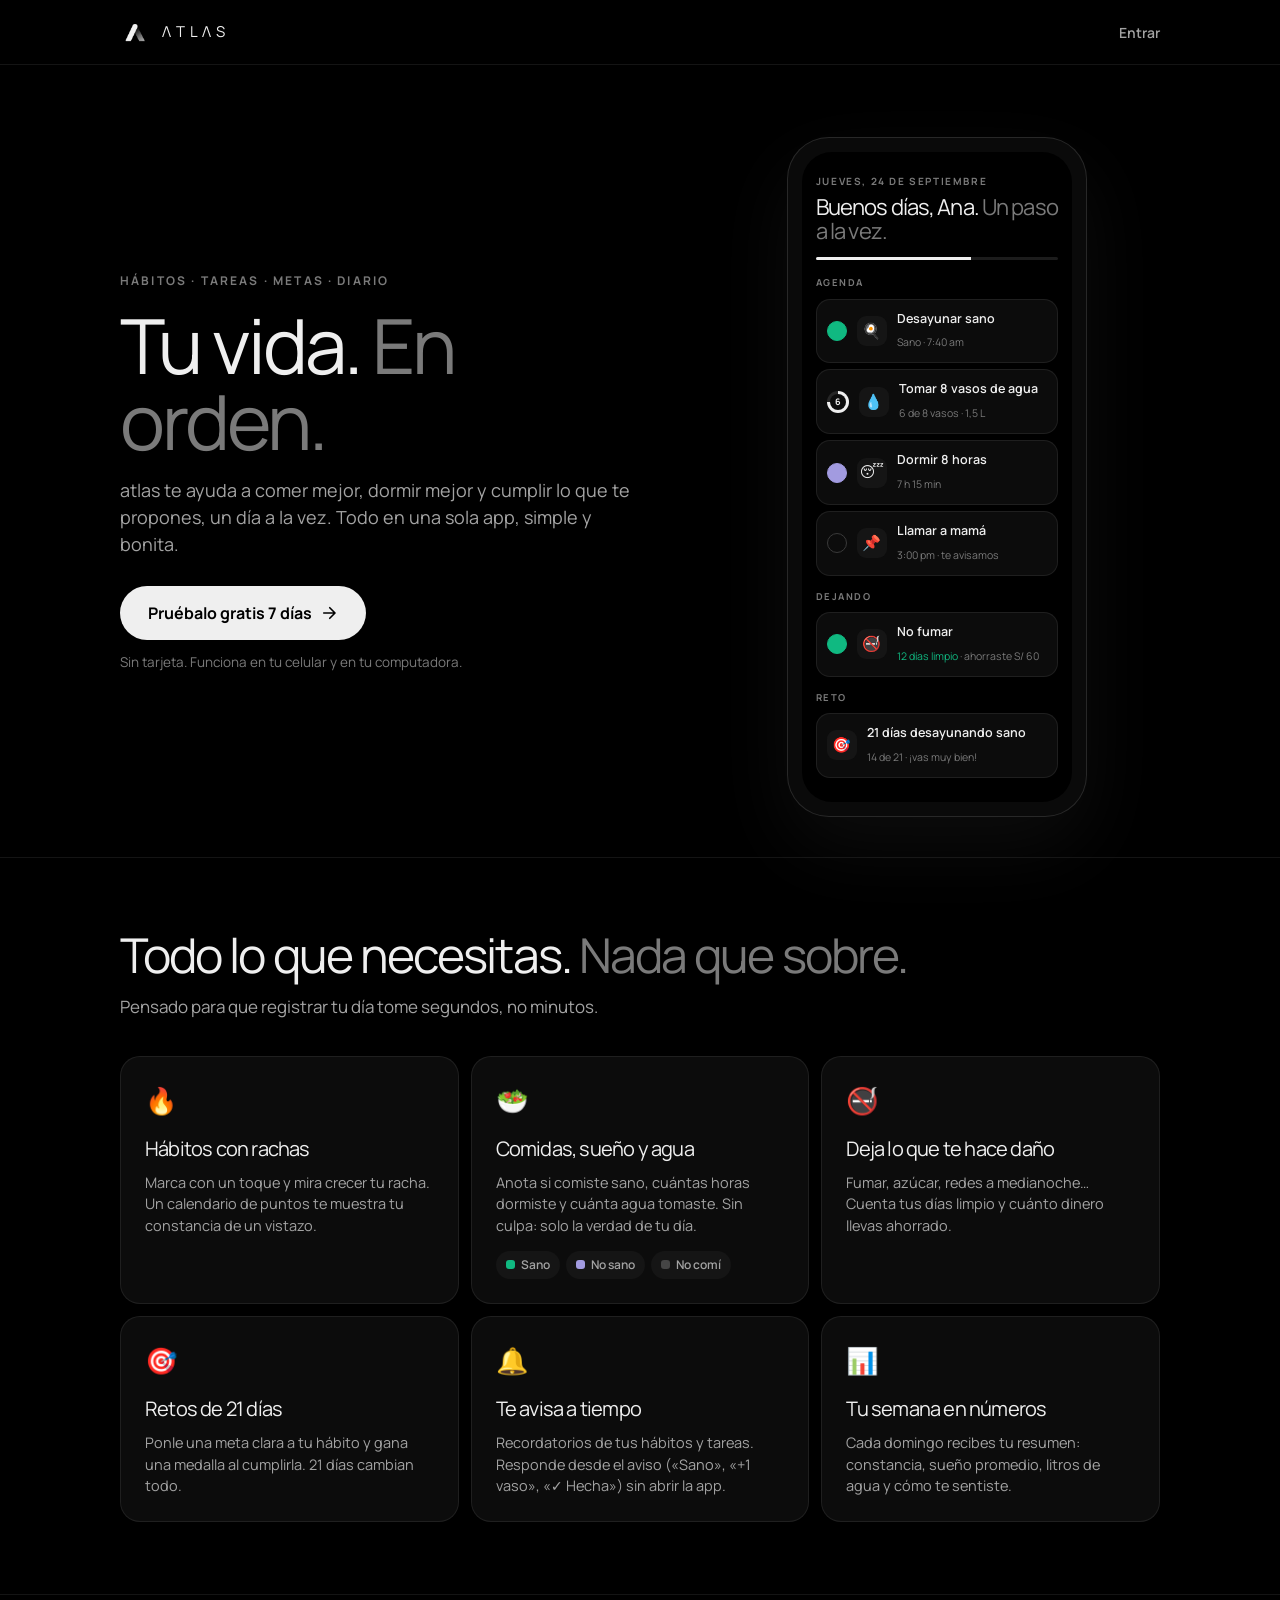
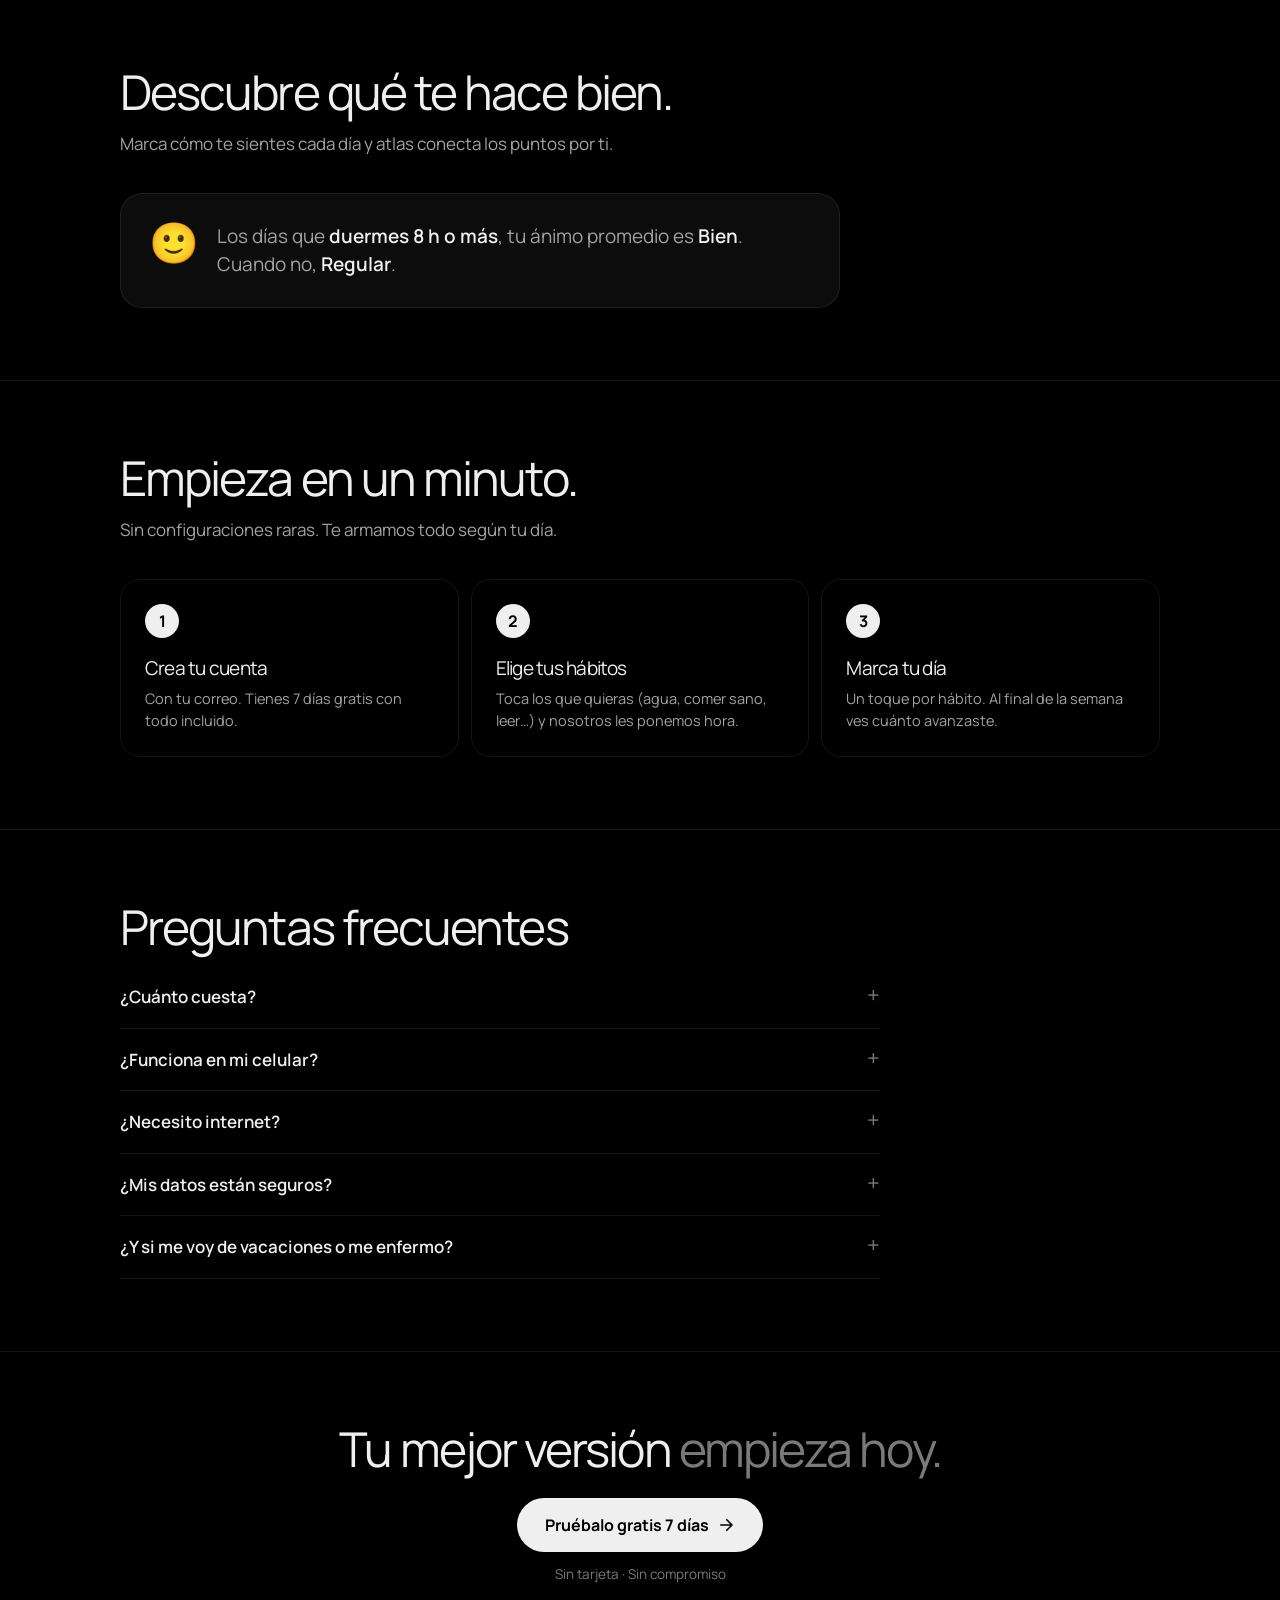
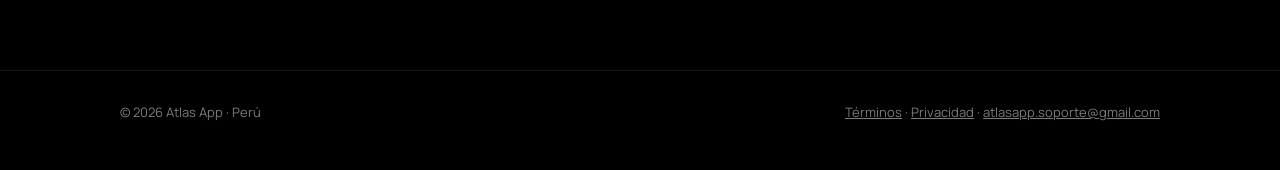
<file: inicio.html>
<!doctype html>
<html lang="es">
<head>
  <meta charset="utf-8">
  <meta name="viewport" content="width=device-width, initial-scale=1, viewport-fit=cover">
  <title>atlas · Tu vida. En orden.</title>
  <meta name="description" content="Hábitos, tareas, metas y diario en una sola app. Registra tus comidas, sueño y agua, deja lo que te hace daño y cumple retos de 21 días. Prueba gratis 7 días.">
  <meta name="theme-color" content="#000000">
  <meta property="og:title" content="atlas · Tu vida. En orden.">
  <meta property="og:description" content="Hábitos, tareas, metas y diario en una sola app. Prueba gratis 7 días.">
  <meta property="og:type" content="website">
  <meta property="og:url" content="https://bambam145.github.io/atlas-app/inicio.html">
  <meta property="og:image" content="https://bambam145.github.io/atlas-app/icons/icon-512.png">
  <link rel="icon" href="icons/icon.svg" type="image/svg+xml">
  <link rel="preconnect" href="https://fonts.googleapis.com">
  <link rel="preconnect" href="https://fonts.gstatic.com" crossorigin>
  <link href="https://fonts.googleapis.com/css2?family=Manrope:wght@300;400;500;600;700&display=swap" rel="stylesheet">
  <style>
    :root {
      --bg: #000; --surface: #0c0c0c; --surface-2: #151515; --border: rgba(255,255,255,0.08);
      --text: #EFEFEF; --text-2: #A3A3A3; --text-3: #7A7A7A; --good: #10B981; --meh: #A29BE0; --none: #454545;
    }
    * { box-sizing: border-box; }
    html { scroll-behavior: smooth; }
    body { margin: 0; background: var(--bg); color: var(--text); font-family: "Manrope", system-ui, -apple-system, "Segoe UI", sans-serif; -webkit-font-smoothing: antialiased; line-height: 1.5; }
    a { color: inherit; }
    .wrap { max-width: 1080px; margin: 0 auto; padding: 0 20px; }
    h1, h2, h3 { margin: 0; font-weight: 400; letter-spacing: -0.04em; }
    h1 span, h2 span { color: var(--text-3); }

    nav { position: sticky; top: 0; z-index: 10; background: rgba(0,0,0,0.78); backdrop-filter: blur(14px); -webkit-backdrop-filter: blur(14px); border-bottom: 1px solid var(--border); }
    nav .wrap { display: flex; align-items: center; justify-content: space-between; height: 64px; }
    .brand { display: flex; align-items: center; gap: 12px; text-decoration: none; }
    .brand img { width: 30px; height: 30px; border-radius: 8px; }
    .brand b { font-weight: 400; letter-spacing: 0.32em; font-size: 15px; }
    .nav-link { font-size: 14px; font-weight: 600; color: var(--text-2); text-decoration: none; }
    .nav-link:hover { color: var(--text); }

    .btn { display: inline-flex; align-items: center; justify-content: center; gap: 8px; height: 54px; padding: 0 28px; font: inherit; font-size: 16px; font-weight: 700; color: #000; background: var(--text); border-radius: 99px; text-decoration: none; transition: transform 0.15s, opacity 0.2s; }
    .btn:hover { opacity: 0.9; }
    .btn:active { transform: scale(0.97); }
    .btn svg { width: 18px; height: 18px; }
    .note { margin-top: 12px; font-size: 13.5px; color: var(--text-3); }

    .hero { padding: 72px 0 40px; display: grid; grid-template-columns: 1.1fr 0.9fr; gap: 48px; align-items: center; }
    .eyebrow { font-size: 12px; font-weight: 700; letter-spacing: 0.18em; text-transform: uppercase; color: var(--text-3); }
    .hero h1 { margin: 16px 0 18px; font-size: clamp(44px, 7vw, 76px); line-height: 1; }
    .hero p.lead { margin: 0 0 28px; font-size: 18px; color: var(--text-2); max-width: 520px; }

    /* Celular de muestra */
    .phone { justify-self: center; width: 300px; padding: 14px; background: #0a0a0a; border: 1px solid rgba(255,255,255,0.12); border-radius: 42px; box-shadow: 0 30px 80px rgba(255,255,255,0.05); }
    .screen { padding: 22px 14px 18px; background: #000; border-radius: 30px; min-height: 540px; }
    .screen .date { font-size: 10px; font-weight: 700; letter-spacing: 0.16em; color: var(--text-3); text-transform: uppercase; }
    .screen .hi { margin: 6px 0 14px; font-size: 22px; letter-spacing: -0.04em; line-height: 1.1; }
    .screen .hi span { color: var(--text-3); }
    .bar { height: 3px; background: #1c1c1c; border-radius: 2px; margin-bottom: 16px; overflow: hidden; }
    .bar i { display: block; height: 100%; width: 64%; background: var(--text); }
    .lbl { margin: 14px 0 8px; font-size: 9.5px; font-weight: 700; letter-spacing: 0.16em; color: var(--text-3); }
    .row { display: flex; align-items: center; gap: 10px; padding: 10px; margin-bottom: 6px; background: var(--surface); border: 1px solid var(--border); border-radius: 14px; }
    .row .em { width: 30px; height: 30px; display: grid; place-items: center; font-size: 15px; background: var(--surface-2); border-radius: 9px; }
    .row .t { flex: 1; min-width: 0; }
    .row b { display: block; font-size: 12.5px; font-weight: 600; }
    .row small { font-size: 10.5px; color: var(--text-3); }
    .dot { width: 20px; height: 20px; border-radius: 50%; border: 1.5px solid #3a3a3a; flex: none; }
    .dot.good { background: var(--good); border-color: var(--good); }
    .dot.meh { background: var(--meh); border-color: var(--meh); }
    .ring { width: 22px; height: 22px; border-radius: 50%; flex: none; background: conic-gradient(var(--text) 75%, #262626 0); display: grid; place-items: center; }
    .ring::after { content: "6"; width: 16px; height: 16px; border-radius: 50%; background: var(--surface); font-size: 9px; font-weight: 700; display: grid; place-items: center; }
    .g { color: var(--good); } .m { color: var(--meh); }

    section { padding: 72px 0; border-top: 1px solid var(--border); }
    section h2 { font-size: clamp(32px, 5vw, 48px); line-height: 1.05; margin-bottom: 14px; }
    section .sub { color: var(--text-2); font-size: 17px; max-width: 560px; margin: 0 0 36px; }

    .grid { display: grid; grid-template-columns: repeat(3, 1fr); gap: 12px; }
    .card { padding: 24px; background: var(--surface); border: 1px solid var(--border); border-radius: 20px; }
    .card .ic { font-size: 26px; margin-bottom: 14px; }
    .card h3 { font-size: 20px; margin-bottom: 8px; }
    .card p { margin: 0; font-size: 14.5px; color: var(--text-2); }
    .chips { display: flex; flex-wrap: wrap; gap: 6px; margin-top: 14px; }
    .chip { display: inline-flex; align-items: center; gap: 6px; padding: 5px 10px; font-size: 12px; font-weight: 600; color: var(--text-2); background: var(--surface-2); border-radius: 99px; }
    .chip i { width: 9px; height: 9px; border-radius: 3px; display: inline-block; }

    .steps { display: grid; grid-template-columns: repeat(3, 1fr); gap: 12px; counter-reset: s; }
    .step { padding: 24px; border: 1px solid var(--border); border-radius: 20px; }
    .step::before { counter-increment: s; content: counter(s); display: grid; place-items: center; width: 34px; height: 34px; margin-bottom: 16px; font-weight: 700; color: #000; background: var(--text); border-radius: 50%; }
    .step h3 { font-size: 19px; margin-bottom: 6px; }
    .step p { margin: 0; color: var(--text-2); font-size: 14.5px; }

    .insight { display: flex; gap: 18px; align-items: flex-start; padding: 28px; background: var(--surface); border: 1px solid var(--border); border-radius: 22px; max-width: 720px; }
    .insight .emo { font-size: 40px; line-height: 1; }
    .insight p { margin: 0; font-size: 19px; color: var(--text-2); }
    .insight b { color: var(--text); font-weight: 600; }

    details { border-bottom: 1px solid var(--border); padding: 18px 0; max-width: 760px; }
    summary { cursor: pointer; font-size: 17px; font-weight: 600; list-style: none; display: flex; justify-content: space-between; gap: 16px; }
    summary::after { content: "+"; color: var(--text-3); font-weight: 400; font-size: 22px; line-height: 1; }
    details[open] summary::after { content: "−"; }
    details p { margin: 10px 0 0; color: var(--text-2); }

    .final { text-align: center; }
    .final h2 { margin-bottom: 24px; }
    footer { padding: 32px 0 48px; border-top: 1px solid var(--border); font-size: 13px; color: var(--text-3); }
    footer .wrap { display: flex; flex-wrap: wrap; gap: 12px 24px; justify-content: space-between; }
    footer a { color: var(--text-3); }

    @media (max-width: 860px) {
      .hero { grid-template-columns: 1fr; padding-top: 44px; text-align: left; }
      .grid, .steps { grid-template-columns: 1fr; }
      section { padding: 56px 0; }
    }
    @media (max-width: 380px) { .phone { width: 100%; } .btn { width: 100%; } }
  </style>
</head>
<body>
  <nav>
    <div class="wrap">
      <a class="brand" href="./inicio.html"><img src="icons/icon-192.png" alt=""><b>ΛTLΛS</b></a>
      <a class="nav-link" href="./">Entrar</a>
    </div>
  </nav>

  <main class="wrap">
    <div class="hero">
      <div>
        <span class="eyebrow">Hábitos · Tareas · Metas · Diario</span>
        <h1>Tu vida. <span>En orden.</span></h1>
        <p class="lead">atlas te ayuda a comer mejor, dormir mejor y cumplir lo que te propones, un día a la vez. Todo en una sola app, simple y bonita.</p>
        <a class="btn" href="./?registro">Pruébalo gratis 7 días
          <svg viewBox="0 0 24 24" fill="none" stroke="currentColor" stroke-width="2.2" stroke-linecap="round" stroke-linejoin="round"><path d="M5 12h14M13 5l7 7-7 7"/></svg></a>
        <p class="note">Sin tarjeta. Funciona en tu celular y en tu computadora.</p>
      </div>

      <div class="phone" aria-hidden="true">
        <div class="screen">
          <div class="date">Jueves, 24 de septiembre</div>
          <div class="hi">Buenos días, Ana. <span>Un paso a la vez.</span></div>
          <div class="bar"><i></i></div>
          <div class="lbl">AGENDA</div>
          <div class="row"><span class="dot good"></span><span class="em">🍳</span><span class="t"><b>Desayunar sano</b><small class="g">Sano · 7:40 am</small></span></div>
          <div class="row"><span class="ring"></span><span class="em">💧</span><span class="t"><b>Tomar 8 vasos de agua</b><small>6 de 8 vasos · 1,5 L</small></span></div>
          <div class="row"><span class="dot meh"></span><span class="em">😴</span><span class="t"><b>Dormir 8 horas</b><small class="m">7 h 15 min</small></span></div>
          <div class="row"><span class="dot"></span><span class="em">📌</span><span class="t"><b>Llamar a mamá</b><small>3:00 pm · te avisamos</small></span></div>
          <div class="lbl">DEJANDO</div>
          <div class="row"><span class="dot good"></span><span class="em">🚭</span><span class="t"><b>No fumar</b><small><span class="g">12 días limpio</span> · ahorraste S/ 60</small></span></div>
          <div class="lbl">RETO</div>
          <div class="row"><span class="em">🎯</span><span class="t"><b>21 días desayunando sano</b><small>14 de 21 · ¡vas muy bien!</small></span></div>
        </div>
      </div>
    </div>
  </main>

  <section>
    <div class="wrap">
      <h2>Todo lo que necesitas. <span>Nada que sobre.</span></h2>
      <p class="sub">Pensado para que registrar tu día tome segundos, no minutos.</p>
      <div class="grid">
        <div class="card"><div class="ic">🔥</div><h3>Hábitos con rachas</h3><p>Marca con un toque y mira crecer tu racha. Un calendario de puntos te muestra tu constancia de un vistazo.</p></div>
        <div class="card"><div class="ic">🥗</div><h3>Comidas, sueño y agua</h3><p>Anota si comiste sano, cuántas horas dormiste y cuánta agua tomaste. Sin culpa: solo la verdad de tu día.</p>
          <div class="chips"><span class="chip"><i style="background:var(--good)"></i>Sano</span><span class="chip"><i style="background:var(--meh)"></i>No sano</span><span class="chip"><i style="background:var(--none)"></i>No comí</span></div></div>
        <div class="card"><div class="ic">🚭</div><h3>Deja lo que te hace daño</h3><p>Fumar, azúcar, redes a medianoche… Cuenta tus días limpio y cuánto dinero llevas ahorrado.</p></div>
        <div class="card"><div class="ic">🎯</div><h3>Retos de 21 días</h3><p>Ponle una meta clara a tu hábito y gana una medalla al cumplirla. 21 días cambian todo.</p></div>
        <div class="card"><div class="ic">🔔</div><h3>Te avisa a tiempo</h3><p>Recordatorios de tus hábitos y tareas. Responde desde el aviso («Sano», «+1 vaso», «✓ Hecha») sin abrir la app.</p></div>
        <div class="card"><div class="ic">📊</div><h3>Tu semana en números</h3><p>Cada domingo recibes tu resumen: constancia, sueño promedio, litros de agua y cómo te sentiste.</p></div>
      </div>
    </div>
  </section>

  <section>
    <div class="wrap">
      <h2>Descubre qué te hace bien.</h2>
      <p class="sub">Marca cómo te sientes cada día y atlas conecta los puntos por ti.</p>
      <div class="insight"><span class="emo">🙂</span><p>Los días que <b>duermes 8 h o más</b>, tu ánimo promedio es <b>Bien</b>. Cuando no, <b>Regular</b>.</p></div>
    </div>
  </section>

  <section>
    <div class="wrap">
      <h2>Empieza en un minuto.</h2>
      <p class="sub">Sin configuraciones raras. Te armamos todo según tu día.</p>
      <div class="steps">
        <div class="step"><h3>Crea tu cuenta</h3><p>Con tu correo. Tienes 7 días gratis con todo incluido.</p></div>
        <div class="step"><h3>Elige tus hábitos</h3><p>Toca los que quieras (agua, comer sano, leer…) y nosotros les ponemos hora.</p></div>
        <div class="step"><h3>Marca tu día</h3><p>Un toque por hábito. Al final de la semana ves cuánto avanzaste.</p></div>
      </div>
    </div>
  </section>

  <section>
    <div class="wrap">
      <h2>Preguntas frecuentes</h2>
      <details><summary>¿Cuánto cuesta?</summary><p>Los primeros 7 días son gratis y con todo incluido, sin poner tarjeta. Después eliges el plan que prefieras para seguir.</p></details>
      <details><summary>¿Funciona en mi celular?</summary><p>Sí. Funciona en Android, iPhone y computadora. Puedes instalarla en tu pantalla de inicio como cualquier app y tus datos se sincronizan entre tus dispositivos.</p></details>
      <details><summary>¿Necesito internet?</summary><p>No para usarla: puedes marcar tus hábitos sin conexión y se sincronizan cuando vuelvas a tener internet.</p></details>
      <details><summary>¿Mis datos están seguros?</summary><p>Tus datos son tuyos. Solo los guardamos para darte el servicio, puedes descargarlos cuando quieras y eliminar tu cuenta desde Ajustes.</p></details>
      <details><summary>¿Y si me voy de vacaciones o me enfermo?</summary><p>Activas la pausa y tus rachas y retos quedan congelados hasta que vuelvas.</p></details>
    </div>
  </section>

  <section class="final">
    <div class="wrap">
      <h2>Tu mejor versión <span>empieza hoy.</span></h2>
      <a class="btn" href="./?registro">Pruébalo gratis 7 días
        <svg viewBox="0 0 24 24" fill="none" stroke="currentColor" stroke-width="2.2" stroke-linecap="round" stroke-linejoin="round"><path d="M5 12h14M13 5l7 7-7 7"/></svg></a>
      <p class="note">Sin tarjeta · Sin compromiso</p>
    </div>
  </section>

  <footer>
    <div class="wrap">
      <span>© 2026 Atlas App · Perú</span>
      <span><a href="terminos.html">Términos</a> · <a href="privacidad.html">Privacidad</a> · <a href="mailto:atlasapp.soporte@gmail.com">atlasapp.soporte@gmail.com</a></span>
    </div>
  </footer>
</body>
</html>
</file>
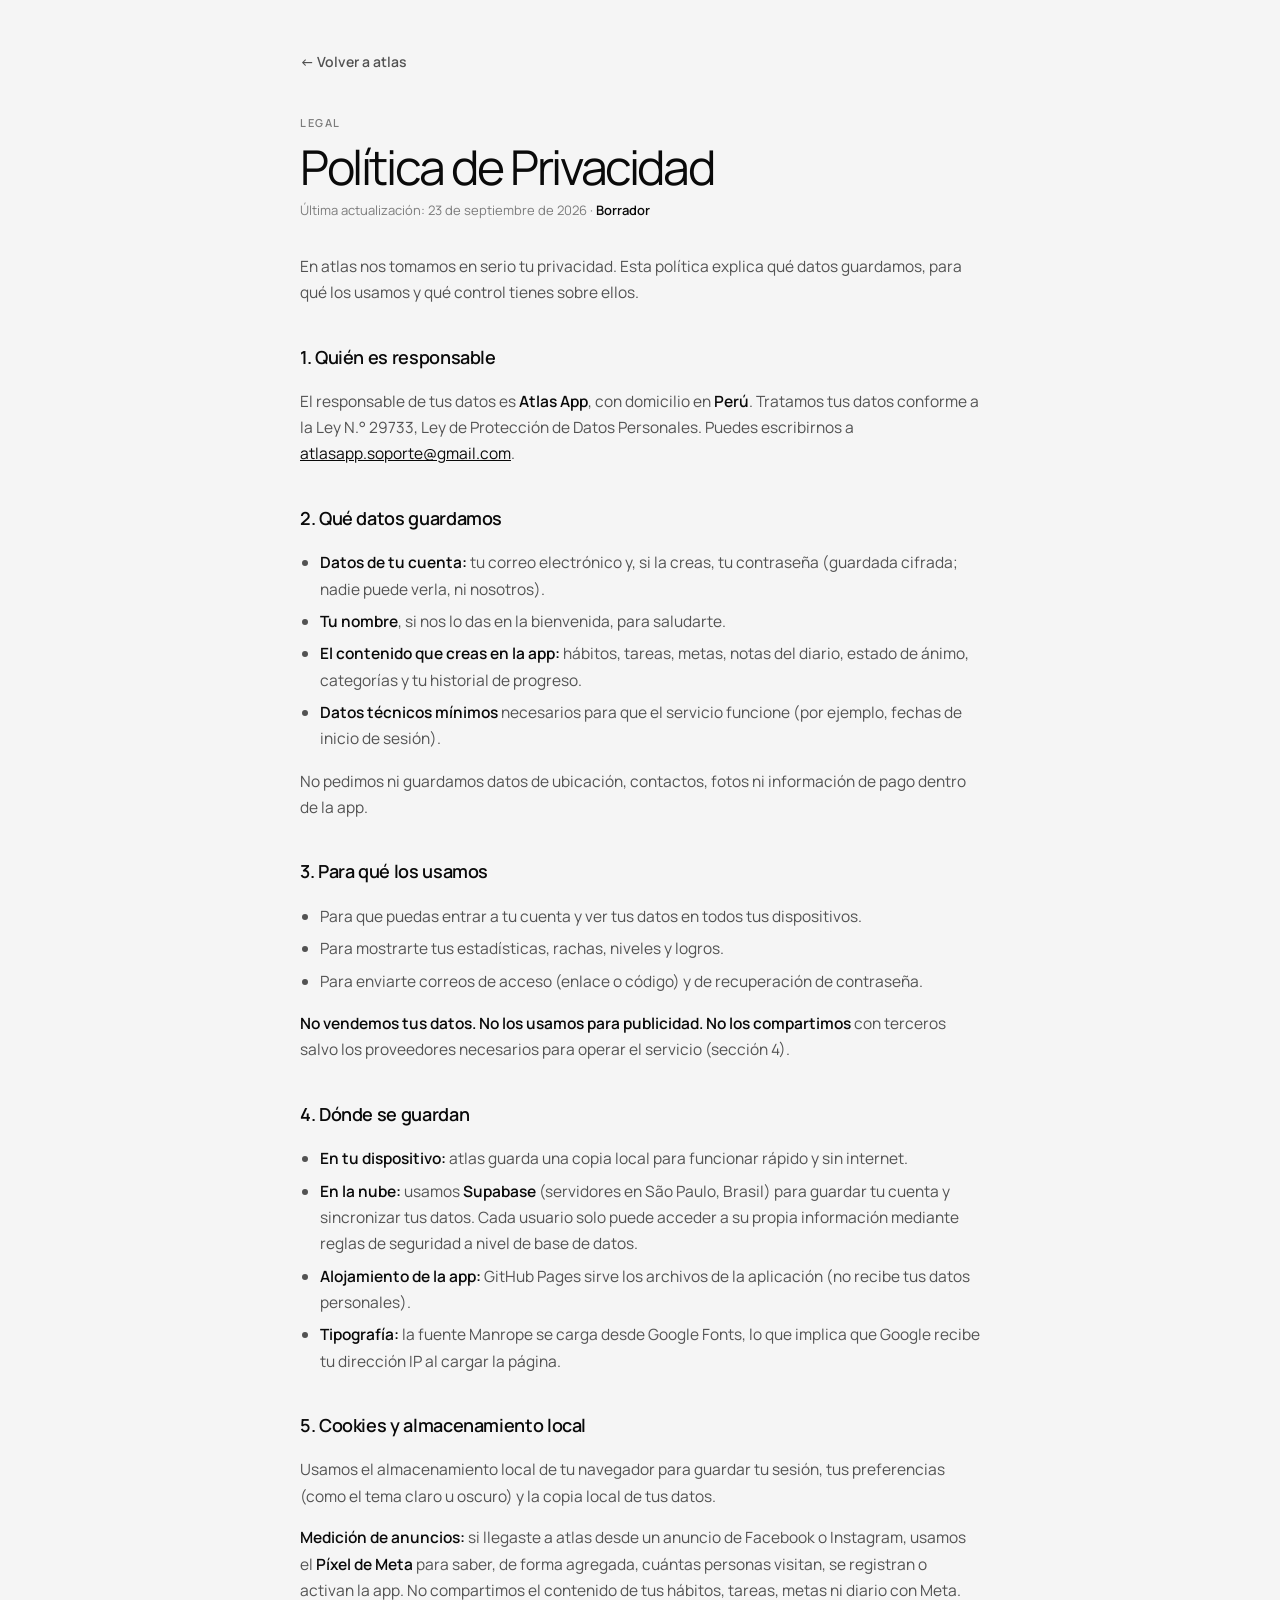
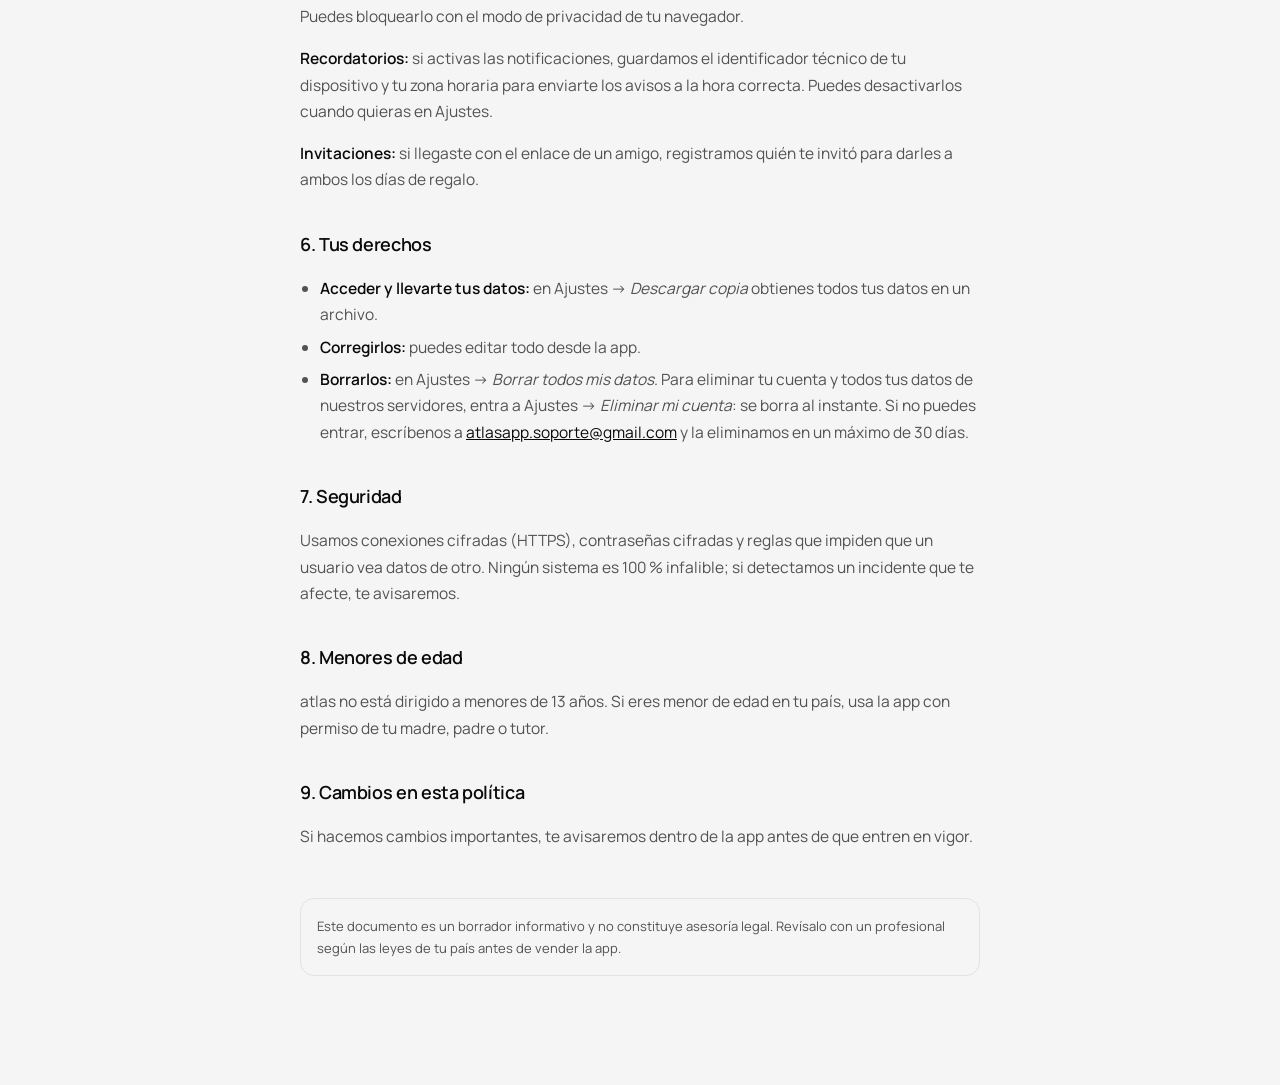
<file: privacidad.html>
<!doctype html>
<html lang="es">
<head>
  <meta charset="utf-8">
  <meta name="viewport" content="width=device-width, initial-scale=1">
  <title>Política de Privacidad · atlas</title>
  <link rel="icon" href="icons/icon.svg" type="image/svg+xml">
  <link href="https://fonts.googleapis.com/css2?family=Manrope:wght@300;400;600;700&display=swap" rel="stylesheet">
  <link rel="stylesheet" href="css/legal.css">
</head>
<body>
  <main class="legal">
    <a class="back" href="./">← Volver a atlas</a>
    <p class="eyebrow">Legal</p>
    <h1>Política de Privacidad</h1>
    <p class="updated">Última actualización: 23 de septiembre de 2026 · <b>Borrador</b></p>

    <p>En atlas nos tomamos en serio tu privacidad. Esta política explica qué datos guardamos, para qué los usamos y qué control tienes sobre ellos.</p>

    <h2>1. Quién es responsable</h2>
    <p>El responsable de tus datos es <b>Atlas App</b>, con domicilio en <b>Perú</b>. Tratamos tus datos conforme a la Ley N.° 29733, Ley de Protección de Datos Personales. Puedes escribirnos a <a href="mailto:atlasapp.soporte@gmail.com">atlasapp.soporte@gmail.com</a>.</p>

    <h2>2. Qué datos guardamos</h2>
    <ul>
      <li><b>Datos de tu cuenta:</b> tu correo electrónico y, si la creas, tu contraseña (guardada cifrada; nadie puede verla, ni nosotros).</li>
      <li><b>Tu nombre</b>, si nos lo das en la bienvenida, para saludarte.</li>
      <li><b>El contenido que creas en la app:</b> hábitos, tareas, metas, notas del diario, estado de ánimo, categorías y tu historial de progreso.</li>
      <li><b>Datos técnicos mínimos</b> necesarios para que el servicio funcione (por ejemplo, fechas de inicio de sesión).</li>
    </ul>
    <p>No pedimos ni guardamos datos de ubicación, contactos, fotos ni información de pago dentro de la app.</p>

    <h2>3. Para qué los usamos</h2>
    <ul>
      <li>Para que puedas entrar a tu cuenta y ver tus datos en todos tus dispositivos.</li>
      <li>Para mostrarte tus estadísticas, rachas, niveles y logros.</li>
      <li>Para enviarte correos de acceso (enlace o código) y de recuperación de contraseña.</li>
    </ul>
    <p><b>No vendemos tus datos. No los usamos para publicidad. No los compartimos</b> con terceros salvo los proveedores necesarios para operar el servicio (sección 4).</p>

    <h2>4. Dónde se guardan</h2>
    <ul>
      <li><b>En tu dispositivo:</b> atlas guarda una copia local para funcionar rápido y sin internet.</li>
      <li><b>En la nube:</b> usamos <b>Supabase</b> (servidores en São Paulo, Brasil) para guardar tu cuenta y sincronizar tus datos. Cada usuario solo puede acceder a su propia información mediante reglas de seguridad a nivel de base de datos.</li>
      <li><b>Alojamiento de la app:</b> GitHub Pages sirve los archivos de la aplicación (no recibe tus datos personales).</li>
      <li><b>Tipografía:</b> la fuente Manrope se carga desde Google Fonts, lo que implica que Google recibe tu dirección IP al cargar la página.</li>
    </ul>

    <h2>5. Cookies y almacenamiento local</h2>
    <p>Usamos el almacenamiento local de tu navegador para guardar tu sesión, tus preferencias (como el tema claro u oscuro) y la copia local de tus datos.</p>
    <p><b>Medición de anuncios:</b> si llegaste a atlas desde un anuncio de Facebook o Instagram, usamos el <b>Píxel de Meta</b> para saber, de forma agregada, cuántas personas visitan, se registran o activan la app. No compartimos el contenido de tus hábitos, tareas, metas ni diario con Meta. Puedes bloquearlo con el modo de privacidad de tu navegador.</p>
    <p><b>Recordatorios:</b> si activas las notificaciones, guardamos el identificador técnico de tu dispositivo y tu zona horaria para enviarte los avisos a la hora correcta. Puedes desactivarlos cuando quieras en Ajustes.</p>
    <p><b>Invitaciones:</b> si llegaste con el enlace de un amigo, registramos quién te invitó para darles a ambos los días de regalo.</p>

    <h2>6. Tus derechos</h2>
    <ul>
      <li><b>Acceder y llevarte tus datos:</b> en Ajustes → <i>Descargar copia</i> obtienes todos tus datos en un archivo.</li>
      <li><b>Corregirlos:</b> puedes editar todo desde la app.</li>
      <li><b>Borrarlos:</b> en Ajustes → <i>Borrar todos mis datos</i>. Para eliminar tu cuenta y todos tus datos de nuestros servidores, entra a Ajustes → <i>Eliminar mi cuenta</i>: se borra al instante. Si no puedes entrar, escríbenos a <a href="mailto:atlasapp.soporte@gmail.com">atlasapp.soporte@gmail.com</a> y la eliminamos en un máximo de 30 días.</li>
    </ul>

    <h2>7. Seguridad</h2>
    <p>Usamos conexiones cifradas (HTTPS), contraseñas cifradas y reglas que impiden que un usuario vea datos de otro. Ningún sistema es 100 % infalible; si detectamos un incidente que te afecte, te avisaremos.</p>

    <h2>8. Menores de edad</h2>
    <p>atlas no está dirigido a menores de 13 años. Si eres menor de edad en tu país, usa la app con permiso de tu madre, padre o tutor.</p>

    <h2>9. Cambios en esta política</h2>
    <p>Si hacemos cambios importantes, te avisaremos dentro de la app antes de que entren en vigor.</p>

    <p class="note">Este documento es un borrador informativo y no constituye asesoría legal. Revísalo con un profesional según las leyes de tu país antes de vender la app.</p>
  </main>
</body>
</html>
</file>
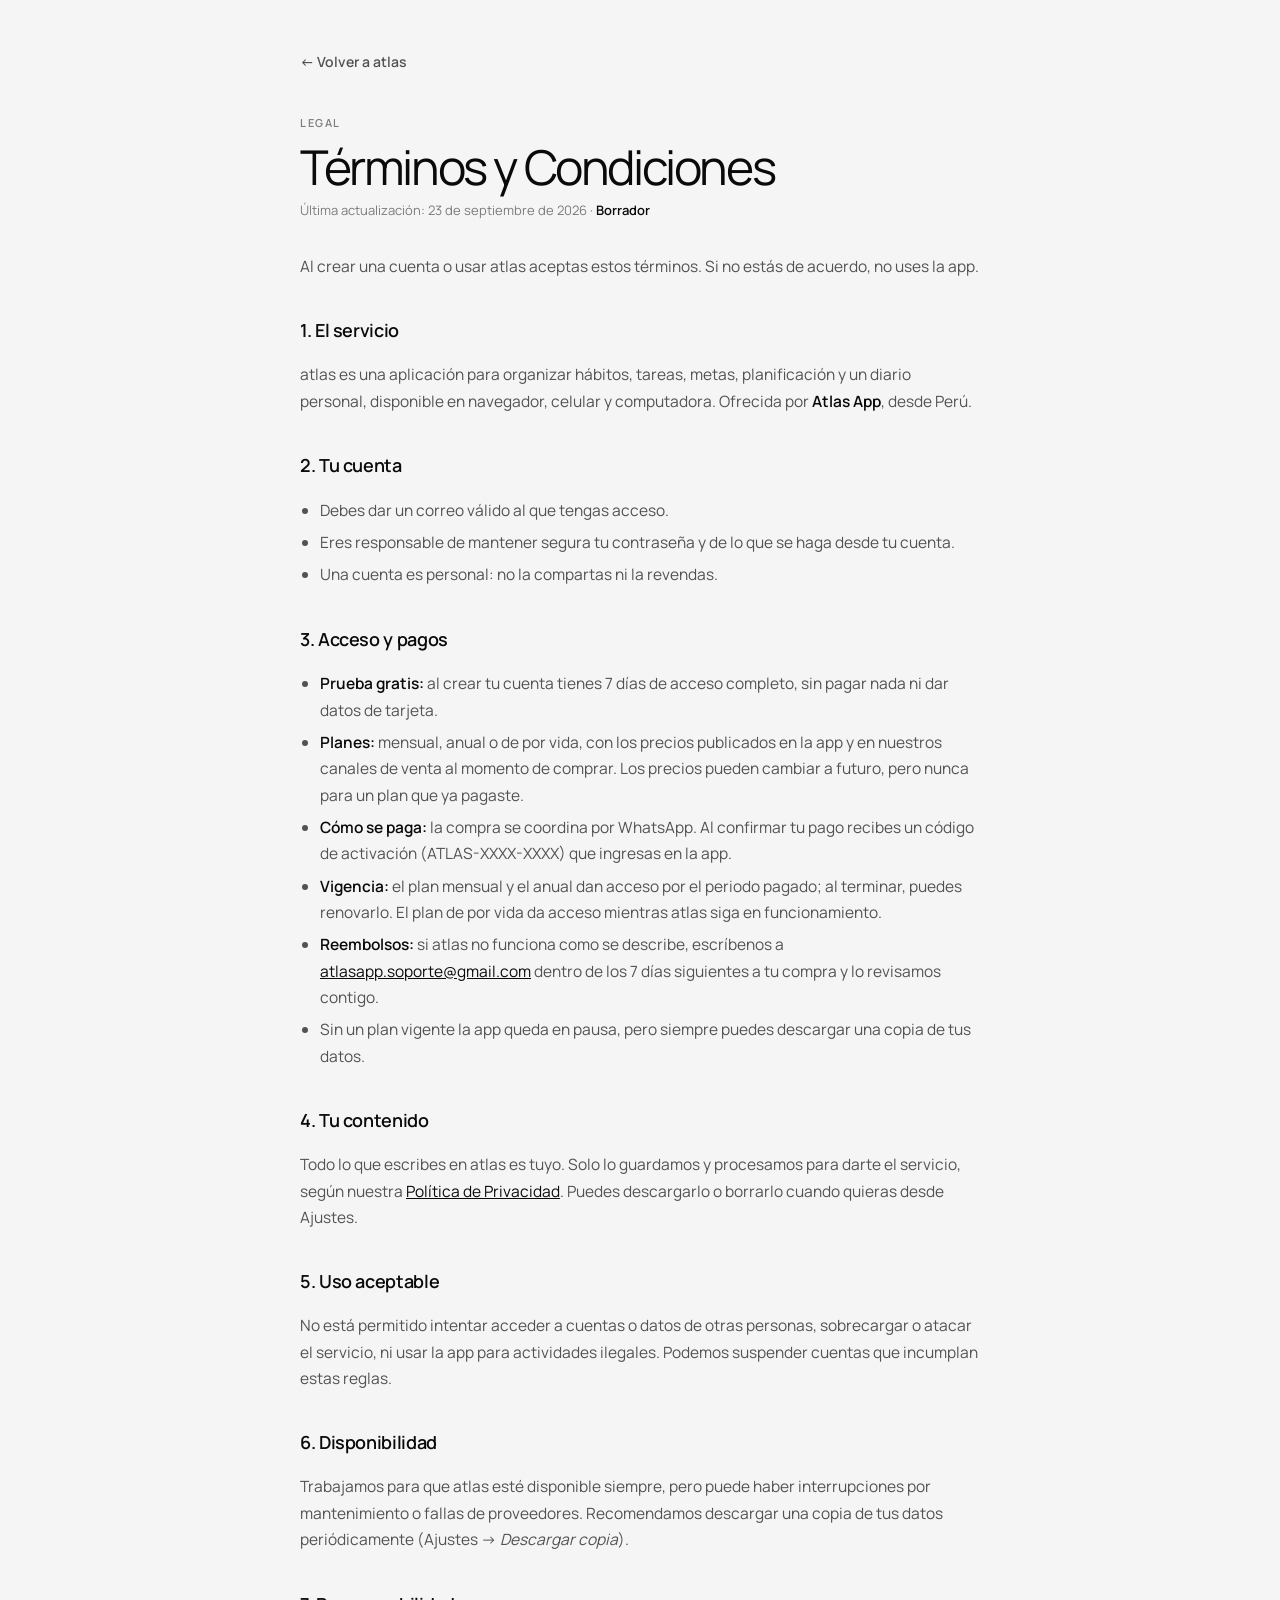
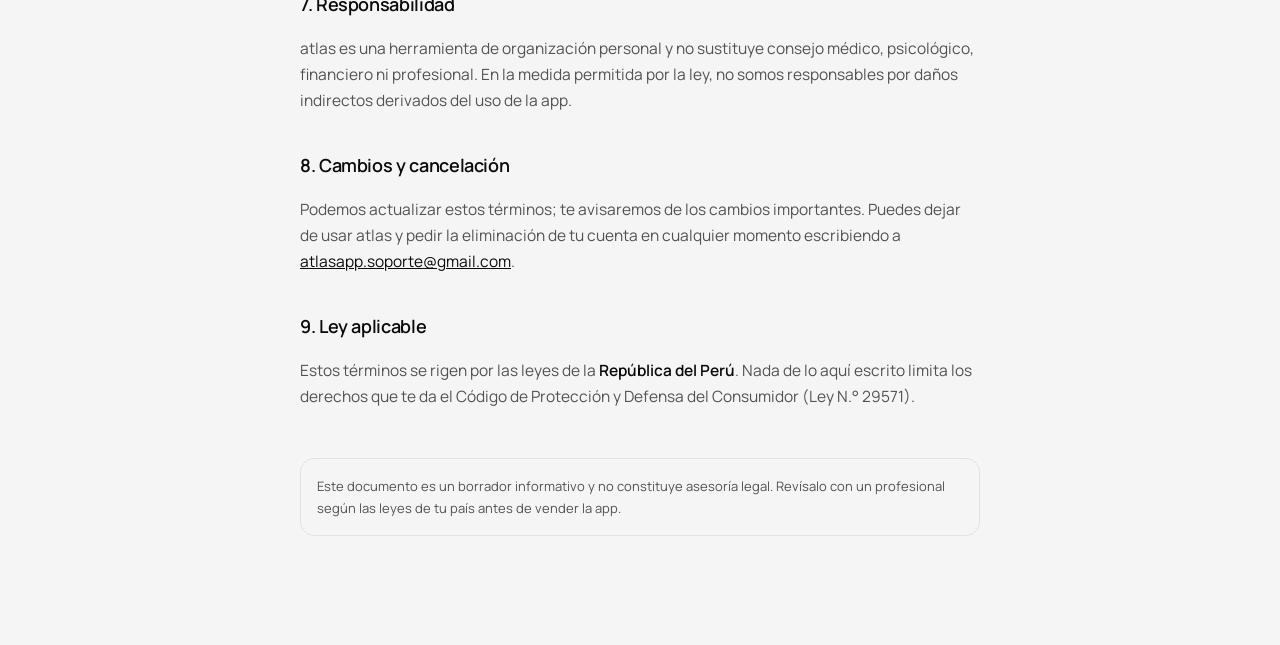
<file: terminos.html>
<!doctype html>
<html lang="es">
<head>
  <meta charset="utf-8">
  <meta name="viewport" content="width=device-width, initial-scale=1">
  <title>Términos y Condiciones · atlas</title>
  <link rel="icon" href="icons/icon.svg" type="image/svg+xml">
  <link href="https://fonts.googleapis.com/css2?family=Manrope:wght@300;400;600;700&display=swap" rel="stylesheet">
  <link rel="stylesheet" href="css/legal.css">
</head>
<body>
  <main class="legal">
    <a class="back" href="./">← Volver a atlas</a>
    <p class="eyebrow">Legal</p>
    <h1>Términos y Condiciones</h1>
    <p class="updated">Última actualización: 23 de septiembre de 2026 · <b>Borrador</b></p>

    <p>Al crear una cuenta o usar atlas aceptas estos términos. Si no estás de acuerdo, no uses la app.</p>

    <h2>1. El servicio</h2>
    <p>atlas es una aplicación para organizar hábitos, tareas, metas, planificación y un diario personal, disponible en navegador, celular y computadora. Ofrecida por <b>Atlas App</b>, desde Perú.</p>

    <h2>2. Tu cuenta</h2>
    <ul>
      <li>Debes dar un correo válido al que tengas acceso.</li>
      <li>Eres responsable de mantener segura tu contraseña y de lo que se haga desde tu cuenta.</li>
      <li>Una cuenta es personal: no la compartas ni la revendas.</li>
    </ul>

    <h2>3. Acceso y pagos</h2>
    <ul>
      <li><b>Prueba gratis:</b> al crear tu cuenta tienes 7 días de acceso completo, sin pagar nada ni dar datos de tarjeta.</li>
      <li><b>Planes:</b> mensual, anual o de por vida, con los precios publicados en la app y en nuestros canales de venta al momento de comprar. Los precios pueden cambiar a futuro, pero nunca para un plan que ya pagaste.</li>
      <li><b>Cómo se paga:</b> la compra se coordina por WhatsApp. Al confirmar tu pago recibes un código de activación (ATLAS-XXXX-XXXX) que ingresas en la app.</li>
      <li><b>Vigencia:</b> el plan mensual y el anual dan acceso por el periodo pagado; al terminar, puedes renovarlo. El plan de por vida da acceso mientras atlas siga en funcionamiento.</li>
      <li><b>Reembolsos:</b> si atlas no funciona como se describe, escríbenos a <a href="mailto:atlasapp.soporte@gmail.com">atlasapp.soporte@gmail.com</a> dentro de los 7 días siguientes a tu compra y lo revisamos contigo.</li>
      <li>Sin un plan vigente la app queda en pausa, pero siempre puedes descargar una copia de tus datos.</li>
    </ul>

    <h2>4. Tu contenido</h2>
    <p>Todo lo que escribes en atlas es tuyo. Solo lo guardamos y procesamos para darte el servicio, según nuestra <a href="privacidad.html">Política de Privacidad</a>. Puedes descargarlo o borrarlo cuando quieras desde Ajustes.</p>

    <h2>5. Uso aceptable</h2>
    <p>No está permitido intentar acceder a cuentas o datos de otras personas, sobrecargar o atacar el servicio, ni usar la app para actividades ilegales. Podemos suspender cuentas que incumplan estas reglas.</p>

    <h2>6. Disponibilidad</h2>
    <p>Trabajamos para que atlas esté disponible siempre, pero puede haber interrupciones por mantenimiento o fallas de proveedores. Recomendamos descargar una copia de tus datos periódicamente (Ajustes → <i>Descargar copia</i>).</p>

    <h2>7. Responsabilidad</h2>
    <p>atlas es una herramienta de organización personal y no sustituye consejo médico, psicológico, financiero ni profesional. En la medida permitida por la ley, no somos responsables por daños indirectos derivados del uso de la app.</p>

    <h2>8. Cambios y cancelación</h2>
    <p>Podemos actualizar estos términos; te avisaremos de los cambios importantes. Puedes dejar de usar atlas y pedir la eliminación de tu cuenta en cualquier momento escribiendo a <a href="mailto:atlasapp.soporte@gmail.com">atlasapp.soporte@gmail.com</a>.</p>

    <h2>9. Ley aplicable</h2>
    <p>Estos términos se rigen por las leyes de la <b>República del Perú</b>. Nada de lo aquí escrito limita los derechos que te da el Código de Protección y Defensa del Consumidor (Ley N.° 29571).</p>

    <p class="note">Este documento es un borrador informativo y no constituye asesoría legal. Revísalo con un profesional según las leyes de tu país antes de vender la app.</p>
  </main>
</body>
</html>
</file>
<file: css/legal.css>
/* Páginas legales de atlas (Términos y Privacidad) */
:root { --bg: #000; --text: #EFEFEF; --text-2: #A3A3A3; --text-3: #7A7A7A; --border: rgba(255, 255, 255, 0.1); color-scheme: dark; }
@media (prefers-color-scheme: light) {
  :root { --bg: #F5F5F5; --text: #0A0A0A; --text-2: #525252; --text-3: #7C7C7C; --border: #E2E2E2; color-scheme: light; }
}
* { box-sizing: border-box; }
body { margin: 0; font-family: "Manrope", system-ui, sans-serif; color: var(--text); background: var(--bg); -webkit-font-smoothing: antialiased; }
.legal { max-width: 720px; margin: 0 auto; padding: 48px 20px 96px; line-height: 1.7; }
.back { display: inline-block; margin-bottom: 40px; font-size: 14px; font-weight: 600; color: var(--text-2); text-decoration: none; }
.back:hover { color: var(--text); }
.eyebrow { margin: 0; font-size: 11px; font-weight: 600; letter-spacing: 0.14em; text-transform: uppercase; color: var(--text-3); }
h1 { margin: 10px 0 6px; font-size: clamp(34px, 7vw, 48px); font-weight: 400; line-height: 1.05; letter-spacing: -0.05em; }
.updated { margin: 0 0 32px; font-size: 13px; color: var(--text-3); }
h2 { margin: 36px 0 8px; font-size: 18px; font-weight: 600; letter-spacing: -0.02em; }
p, li { font-size: 15.5px; color: var(--text-2); }
b { color: var(--text); font-weight: 600; }
ul { padding-left: 20px; }
li { margin-bottom: 6px; }
a { color: var(--text); }
.note { margin-top: 48px; padding: 16px; font-size: 13px; border: 1px solid var(--border); border-radius: 14px; }
</file>
